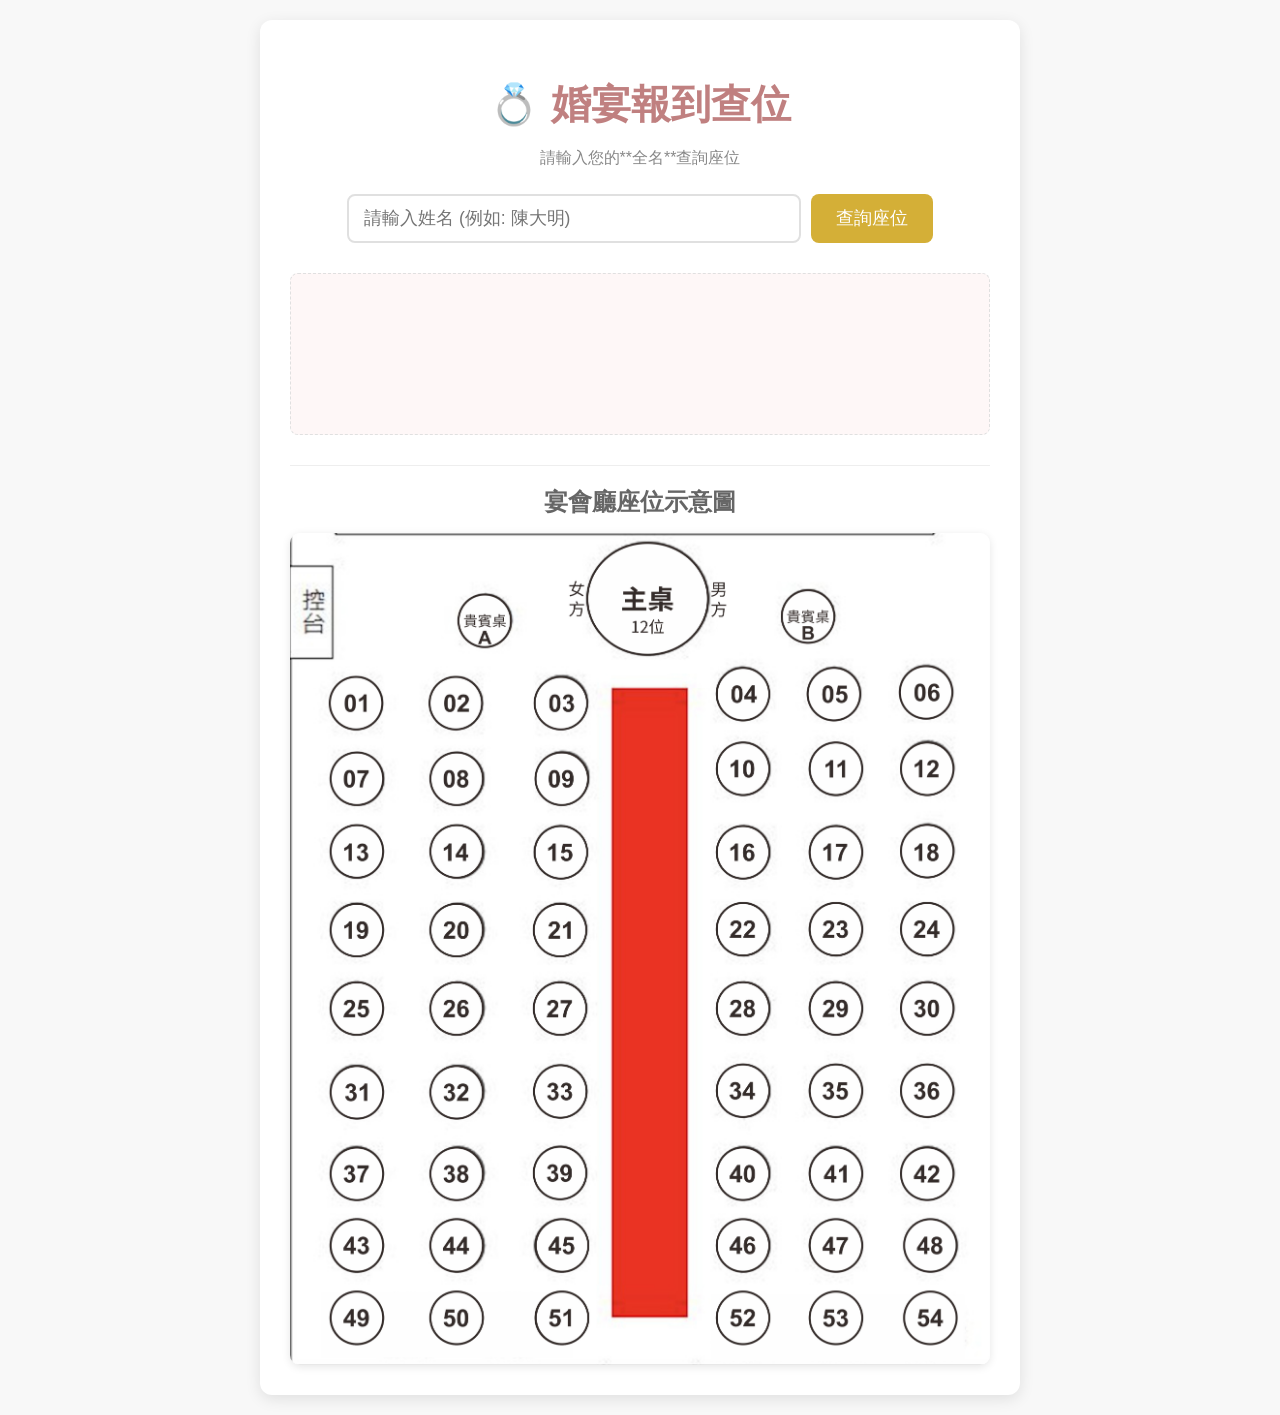
<file: index.html>
<!DOCTYPE html>
<html lang="zh-TW">
<head>
    <meta charset="UTF-8">
    <meta name="viewport" content="width=device-width, initial-scale=1.0">
    <title>婚宴報到查位</title>
    <link rel="stylesheet" href="style.css">
    <script src="guests_data.js"></script>
</head>
<body>
    <div class="container">
        <header class="header">
            <h1>💍 婚宴報到查位</h1>
            <p>請輸入您的**全名**查詢座位</p>
        </header>

        <div class="search-box">
            <input type="text" id="guestName" placeholder="請輸入姓名 (例如: 陳大明)" onkeypress="handleKeyPress(event)">
            <button onclick="searchGuest()">查詢座位</button>
        </div>

        <div id="resultBox" class="result-box">
            </div>

        <div class="seating-chart">
            <h2>宴會廳座位示意圖</h2>
            <div class="image-wrapper">
                
                <img id="chartImage" src="喜宴座位圖.jpg" alt="宴會廳座位圖">
            </div>
        </div>

    </div>

    <script src="script.js"></script>
</body>
</html>
</file>
<file: style.css>
body {
    font-family: '微軟正黑體', 'Arial', sans-serif;
    background-color: #F8F8F8; /* 淺灰色背景 */
    color: #333;
    margin: 0;
    padding: 20px;
    display: flex;
    justify-content: center;
    align-items: flex-start;
    min-height: 100vh;
}

.container {
    width: 100%;
    max-width: 700px; /* 限制內容寬度 */
    background: #FFFFFF;
    box-shadow: 0 4px 15px rgba(0, 0, 0, 0.1);
    border-radius: 12px;
    padding: 30px;
    text-align: center;
}

/* 標題區塊 */
.header h1 {
    color: #C08080; /* 粉金色調 */
    font-size: 2.5em;
    margin-bottom: 10px;
}
.header p {
    color: #888;
    margin-bottom: 25px;
}

/* 查詢輸入區塊 */
.search-box {
    display: flex;
    justify-content: center;
    gap: 10px;
    margin-bottom: 30px;
}

#guestName {
    padding: 12px 15px;
    width: 60%;
    border: 2px solid #E0E0E0;
    border-radius: 8px;
    font-size: 1.1em;
    transition: border-color 0.3s;
}

#guestName:focus {
    border-color: #D4AF37; /* 金色高亮 */
    outline: none;
}

button {
    padding: 12px 25px;
    background-color: #D4AF37; /* 主要按鈕顏色：金色 */
    color: white;
    border: none;
    border-radius: 8px;
    cursor: pointer;
    font-size: 1.1em;
    transition: background-color 0.3s, transform 0.1s;
}

button:hover {
    background-color: #C08080; /* 懸停效果：粉金色 */
}

button:active {
    transform: scale(0.98);
}

/* 查詢結果區塊 */
.result-box {
    min-height: 120px;
    margin-bottom: 30px;
    padding: 20px;
    border: 1px dashed #E0E0E0;
    border-radius: 8px;
    display: flex;
    flex-direction: column;
    justify-content: center;
    align-items: center;
    background-color: #FEF7F7; /* 淺粉色背景 */
}

.result-box.error {
    background-color: #FFEDED; /* 錯誤提示更紅的背景 */
    color: #D9534F;
    border-color: #F0A8A8;
}

.guest-info {
    font-size: 1.2em;
    margin-bottom: 15px;
}

.table-display {
    font-size: 2.5em;
    color: #C08080; /* 粉金色 */
    font-weight: bold;
    padding: 10px 20px;
    border: 3px solid #D4AF37; /* 金色邊框 */
    border-radius: 10px;
    background-color: #FFFBEA; /* 淺金色背景 */
}

/* 座位圖區塊 */
.seating-chart h2 {
    color: #666;
    margin-bottom: 15px;
    border-top: 1px solid #EEE;
    padding-top: 20px;
}

.image-wrapper {
    position: relative;
    max-width: 100%;
    overflow: hidden;
    border-radius: 10px;
    box-shadow: 0 2px 8px rgba(0, 0, 0, 0.1);
}

#chartImage {
    width: 100%;
    height: auto;
    display: block;
}

/* 座位高亮效果 */
/* 這是模擬座位圖上的高亮效果，實際應用中，您需要為座位圖上的每個桌子加上一個帶有ID的覆蓋層（Overlay），
   然後用JS來控制該Overlay的樣式。這裡僅作視覺提示。 */
.highlight-table {
    /* 這是給圖片添加的紅色邊框，作為「高亮」的替代演示 */
    border: 5px solid #E05D5D; 
    box-shadow: 0 0 20px rgba(224, 93, 93, 0.8);
    animation: pulse 1.5s infinite alternate;
}

/* 脈衝動畫 */
@keyframes pulse {
    from {
        box-shadow: 0 0 10px rgba(224, 93, 93, 0.5);
    }
    to {
        box-shadow: 0 0 30px rgba(224, 93, 93, 1);
    }
}

/* 響應式設計 */
@media (max-width: 600px) {
    .search-box {
        flex-direction: column;
        gap: 15px;
    }
    #guestName, button {
        width: 100%;
    }
    .header h1 {
        font-size: 2em;
    }
}
</file>
